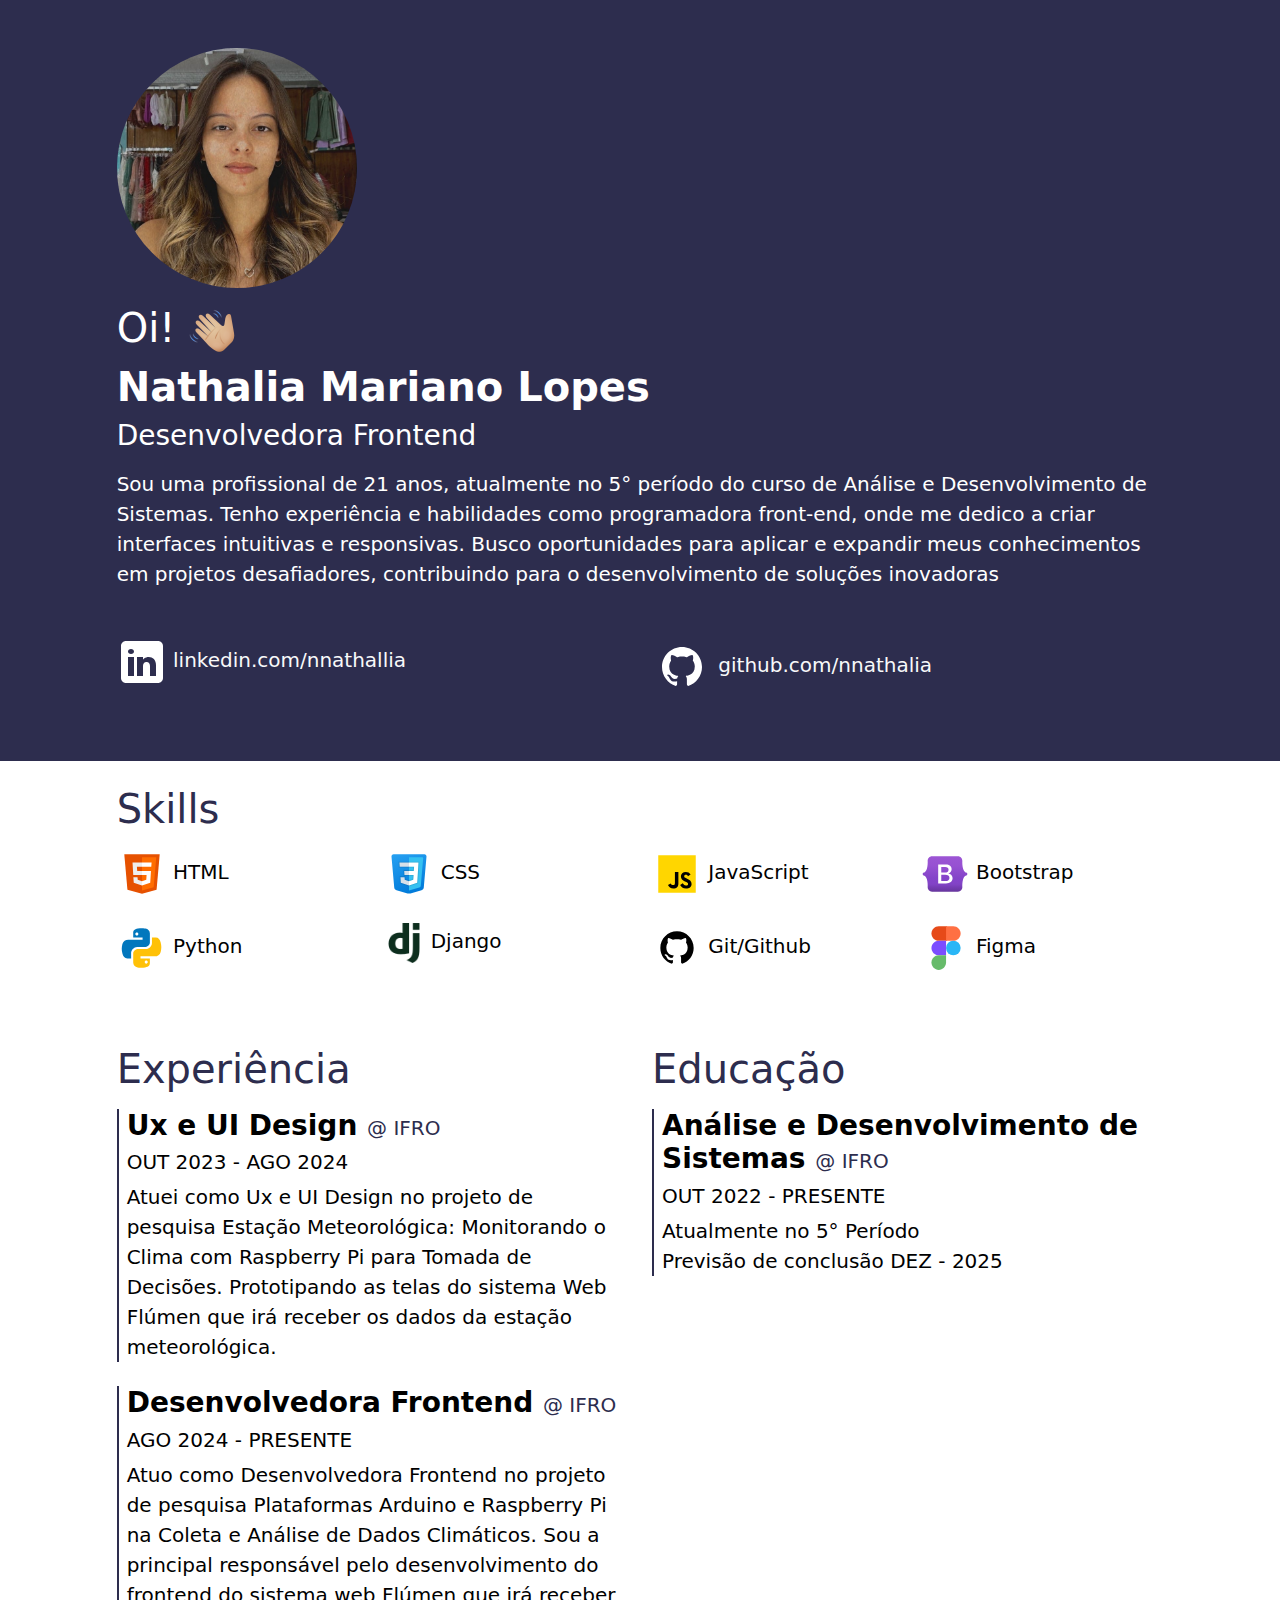
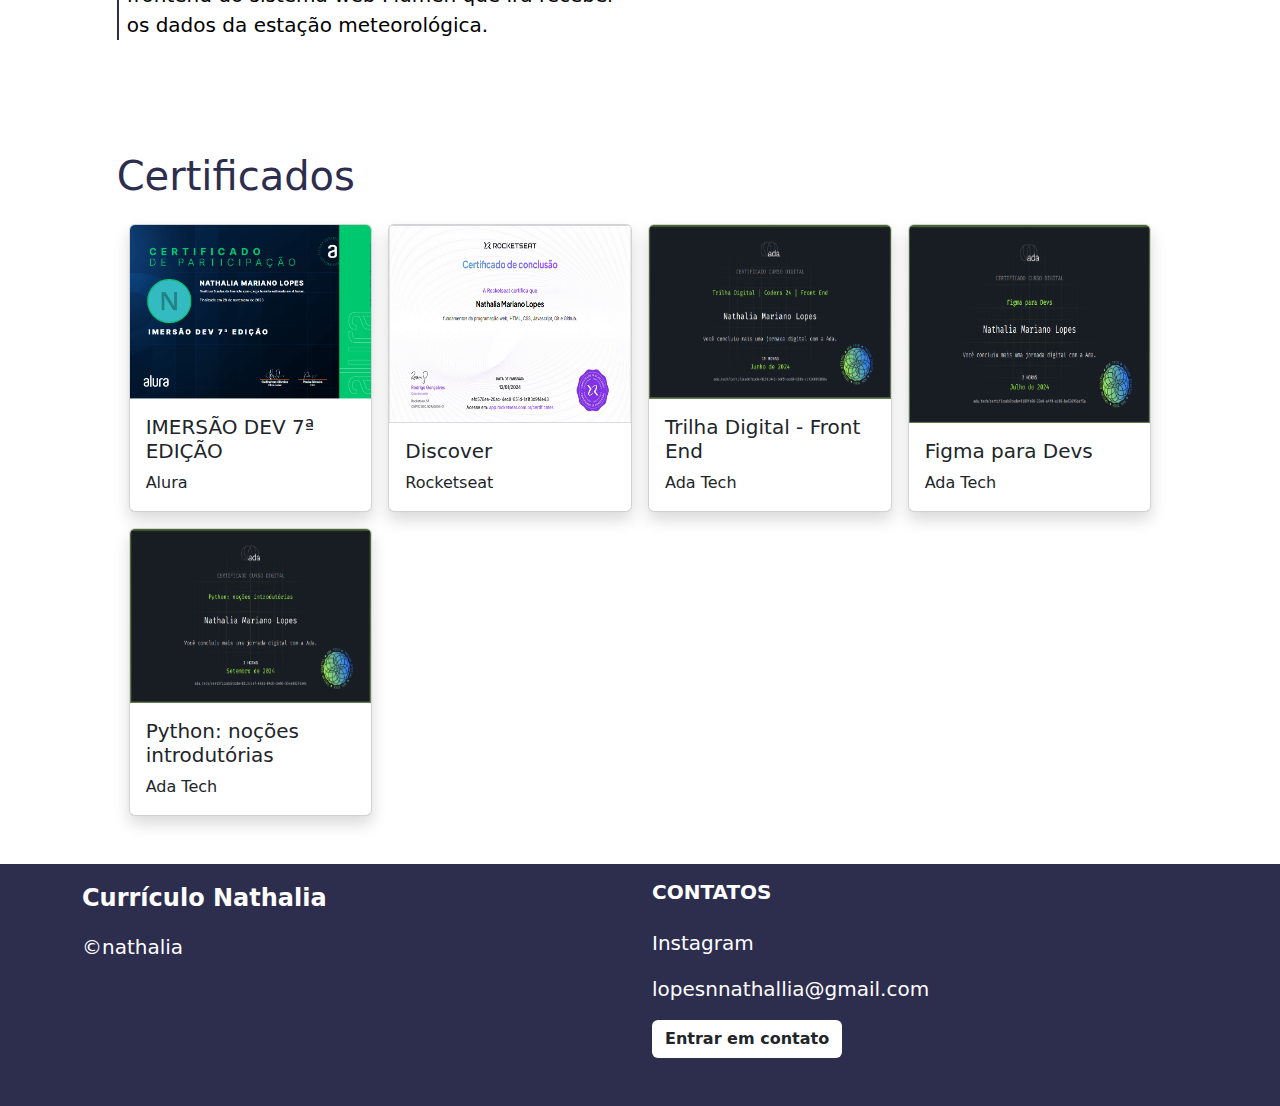
<file: index.html>
<!DOCTYPE html>
<html lang="en">
  <head>
    <meta charset="utf-8" />
    <meta name="viewport" content="width=device-width, initial-scale=1" />
    <link rel="stylesheet" href="assets/css/curriculo_style.css" />
    <link rel="stylesheet" href="assets/css/responsividade.css" />
    <link rel="icon" href="assets/img/icon-curriculo.png" />
    <link
      href="https://cdn.jsdelivr.net/npm/bootstrap@5.3.3/dist/css/bootstrap.min.css"
      rel="stylesheet"
      integrity="sha384-QWTKZyjpPEjISv5WaRU9OFeRpok6YctnYmDr5pNlyT2bRjXh0JMhjY6hW+ALEwIH"
      crossorigin="anonymous"
    />
    <script
      defer
      src="https://cdn.jsdelivr.net/npm/bootstrap@5.3.3/dist/js/bootstrap.bundle.min.js"
      integrity="sha384-YvpcrYf0tY3lHB60NNkmXc5s9fDVZLESaAA55NDzOxhy9GkcIdslK1eN7N6jIeHz"
      crossorigin="anonymous"
    ></script>
    <title>Currículo - Nathalia</title>
  </head>
  <body>
    <main>
      <!--Apresentação-->
      <section class="bg-section container-fluid">
        <div class="offset-md-1 col-md-10 ml-5 pb-5">
          <div class="image">
            <img
              class="rounded-circle mt-5"
              src="assets/img/foto/foto-perfil.jpeg"
              alt="Foto de perfil"
            />
          </div>

          <div class="mt-3">
            <h1 class="fw-lighter">
              Oi! <img src="assets/img/oi.png" alt="Mão acenando" />
            </h1>
            <h1 class="fw-semibold">Nathalia Mariano Lopes</h1>
            <h3>Desenvolvedora Frontend</h3>
          </div>

          <div class="mt-3">
            <p class="fw-normal fs-5">
              Sou uma profissional de 21 anos, atualmente no 5° período do curso de Análise 
              e Desenvolvimento de Sistemas. Tenho experiência e habilidades como programadora front-end, 
              onde me dedico a criar interfaces intuitivas e responsivas. Busco oportunidades para aplicar 
              e expandir meus conhecimentos em projetos desafiadores, contribuindo para o desenvolvimento 
              de soluções inovadoras
            </p>
          </div>

          <div class="col-12">
            <div class="row mt-5">
              <div class="col-12 col-md-6 mb-3">
                <a
                  href="https://www.linkedin.com/in/nnathallia/"
                  target="_blank"
                  class="link-light text-decoration-none fs-5"
                >
                  <img src="assets/img/linkedin.svg" alt="" />
                  linkedin.com/nnathallia
                </a>
              </div>
              <div class="col-12 col-md-6 mb-3">
                <a
                  href="https://github.com/nnathalia"
                  target="_blank"
                  class="link-light text-decoration-none fs-5"
                >
                  <img
                    src="assets/img/github.svg"
                    style="height: 60px"
                    alt=""
                  />
                  github.com/nnathalia
                </a>
              </div>
            </div>
          </div>
        </div>
      </section>
      <!--Skills-->
      <section class="container-fluid">
        <div class="offset-md-1 col-md-10 mt-4 ml-5 pb-5">
          <div class="text">
            <h1 class="fw-lighter">Skills</h1>
          </div>

          <div class="col-12 mt-3">
            <div class="row">
              <div class="col-3">
                <a
                  href=""
                  target="_blank"
                  class="text-black text-decoration-none fs-5"
                >
                  <img src="assets/img/skills/html.svg" alt="Logo HTML" />
                  HTML
                </a>
              </div>
              <div class="col-3">
                <a
                  href=""
                  target="_blank"
                  class="text-black text-decoration-none fs-5"
                >
                  <img src="assets/img/skills/css.svg" alt="Logo CSS" />
                  CSS
                </a>
              </div>

              <div class="col-3">
                <a
                  href=""
                  target="_blank"
                  class="text-black text-decoration-none fs-5"
                >
                  <img src="assets/img/skills/javascript.svg" alt="logo JavaScript" />
                  JavaScript
                </a>
              </div>

              <div class="col-3">
                <a
                  href=""
                  target="_blank"
                  class="text-black text-decoration-none fs-5"
                >
                  <img src="assets/img/skills/bootstrap.svg" alt="Logo Bootstrap" />
                  Bootstrap
                </a>
              </div>
            </div>
          </div>

          <div class="col-12 mt-4"></div>
            <div class="row">
              <div class="col-3">
                <a
                  href=""
                  target="_blank"
                  class="text-black text-decoration-none fs-5"
                >
                  <img src="assets/img/skills/python.svg" alt="Logo Python" />
                  Python
                </a>
              </div>
              <div class="col-3">
                <a
                  href=""
                  target="_blank"
                  class="text-black text-decoration-none fs-5"
                >
                  <img src="assets/img/skills/django.png" style="height: 40px;" alt="Logo Django" />
                  Django
                </a>
              </div>

              <div class="col-3">
                <a
                  href=""
                  target="_blank"
                  class="text-black text-decoration-none fs-5"
                >
                  <img src="assets/img/skills/github-dark.svg" alt="logo Github" />
                  Git/Github
                </a>
              </div>

              <div class="col-3">
                <a
                  href=""
                  target="_blank"
                  class="text-black text-decoration-none fs-5"
                >
                  <img src="assets/img/skills/figma.svg" alt="Logo Figma" />
                  Figma
                </a>
              </div>
            </div>
          </div>
        </div>
      </section>
      <!--Experiência e educação-->
      <section class="container-fluid">
        <div class="offset-md-1 col-md-10 mt-4 ml-5 pb-5">
          <div class="row">
            <div class="col-12 col-md-6 mb-4">
              <div class="text">
                <h1 class="fw-lighter">Experiência</h1>
              </div>

              <div class="experiencia col-12">
                <div class="exp m-2">
                  <h3 class="text-black fw-semibold mt-3">Ux e UI Design <span class="text fw-lighter fs-5">@ IFRO</span></h3>
                  <h5 class="text-black fw-lighter">OUT 2023 - AGO 2024</h5>
                  <p class="text-black fs-5">Atuei como Ux e UI Design no projeto de pesquisa Estação Meteorológica: Monitorando o Clima com Raspberry Pi para Tomada de Decisões. Prototipando as telas do sistema Web Flúmen que irá receber os dados da estação meteorológica.</p>
                </div>
              </div>

              <div class="experiencia col-12 mt-4">
                <div class="exp m-2">
                  <h3 class="text-black fw-semibold mt-3">Desenvolvedora Frontend <span class="text fw-lighter fs-5">@ IFRO</span></h3>
                  <h5 class="text-black fw-lighter">AGO 2024 - PRESENTE</h5>
                  <p class="text-black fs-5">Atuo como Desenvolvedora Frontend no projeto de pesquisa Plataformas Arduino e Raspberry Pi na Coleta e Análise de Dados Climáticos. Sou a principal responsável pelo desenvolvimento do frontend do sistema web Flúmen que irá receber os dados da estação meteorológica.</p>
              
                </div>
              </div>
            </div>

            <div class="col-12 col-md-6 mb-4">
              <div class="text">
                <h1 class="fw-lighter">Educação</h1>
              </div>
              <div class="experiencia col-12">
                <div class="exp m-2">
                  <h3 class="text-black fw-semibold mt-3">Análise e Desenvolvimento de Sistemas <span class="text fw-lighter fs-5">@ IFRO</span></h3>
                  <h5 class="text-black fw-lighter">OUT 2022 - PRESENTE</h5>
                  <p class="text-black fs-5">Atualmente no 5° Período<br> Previsão de conclusão DEZ - 2025</p>
                </div>
              </div>
              
            </div>
          </div>
        </div>
      </section>
      <!--Certificados-->
      <section class="container-fluid">
        <div class="offset-md-1 col-md-10 mt-4 ml-5 pb-5">
          <div class="text">
            <h1 class="fw-lighter">Certificados</h1>
          </div>
          <div class="container mt-4">
            <div class="row g-3 d-flex">
              <div class="col-12 col-sm-6 col-md-4 col-lg-3">
                <a href="#" class="text-decoration-none" target="_blank">
                  <div class="card shadow" style="height: 18rem; width: 100%;">
                    <img src="assets/img/cerificados/IMERSÃO DEV 7ª EDIÇÃO.png" style="height: 200px;" class="card-img-top object-fit-cover" alt="...">
                    <div class="card-body">
                      <h5 class="card-title">IMERSÃO DEV 7ª EDIÇÃO</h5>
                      <p class="card-text">Alura</p>
                    </div>
                  </div>
                </a>
              </div>
      
              <div class="col-12 col-sm-6 col-md-4 col-lg-3">
                <a href="https://app.rocketseat.com.br/certificates/efd576ea-20ac-4ec8-851d-1a1f3d9f4e43" class="text-decoration-none" target="_blank">
                  <div class="card shadow" style="height: 18rem; width: 100%;">
                    <img src="assets/img/cerificados/Discover.png" style="height: 200px;" class="card-img-top" alt="...">
                    <div class="card-body">
                      <h5 class="card-title">Discover</h5>
                      <p class="card-text">Rocketseat</p>
                    </div>
                  </div>
                </a>
              </div>
      
              <div class="col-12 col-sm-6 col-md-4 col-lg-3">
                <a href="https://ada.tech/certificado?code=819d1041-3d65-acd0-6386-c1926009100a" class="text-decoration-none" target="_blank">
                  <div class="card shadow" style="height: 18rem; width: 100%;">
                    <img src="assets/img/cerificados/Trilha Digital - Front End.png" style="height: 200px;" class="card-img-top" alt="...">
                    <div class="card-body">
                      <h5 class="card-title">Trilha Digital - Front End</h5>
                      <p class="card-text">Ada Tech</p>
                    </div>
                  </div>
                </a>
              </div>
      
              <div class="col-12 col-sm-6 col-md-4 col-lg-3">
                <a href="https://comunidade.ada.tech/cursos/1eedb154-2abd-6e20-110f-943d473f4dc9/certificado" class="text-decoration-none" target="_blank">
                  <div class="card shadow" style="height: 18rem; width: 100%;">
                    <img src="assets/img/cerificados/Figma para Devs.png" style="height: 200px;" class="card-img-top" alt="...">
                    <div class="card-body">
                      <h5 class="card-title">Figma para Devs</h5>
                      <p class="card-text">Ada Tech</p>
                    </div>
                  </div>
                </a>
              </div>
      
              <div class="col-12 col-sm-6 col-md-4 col-lg-3">
                <a href="https://ada.tech/certificado?code=10133cef-6601-84cb-2e06-554a08296b0c" class="text-decoration-none" target="_blank">
                  <div class="card shadow" style="height: 18rem; width: 100%;">
                    <img src="assets/img/cerificados/python.png" style="height: 200px;" class="card-img-top" alt="...">
                    <div class="card-body">
                      <h5 class="card-title">Python: noções introdutórias</h5>
                      <p class="card-text">Ada Tech</p>
                    </div>
                  </div>
                </a>
              </div>
            </div>
          </div>
        </div>
      </section>

      <!--Footer-->

      <footer class="bg-section">
        <div class="container text-center text-md-left">
          <div class="row text-start text-md-left">
            <div class="col-md-3 col-lg-3 col-xl-6 mx-auto mt-3">
              <p class="fw-semibold fs-4">Currículo Nathalia</p>
              <p class="fw-light fs-5">©nathalia</p>
            </div>
      
            <div class="col-md-2 col-lg-2 col-xl-6 mx-auro mt-3">
              <h5 class="text-uppercase mb-4 fw-bold">Contatos</h5>
              <p>
                <a href="https://www.instagram.com/_nnathallia/?next=%2F" target="_blank"  class="text-white fs-5" style="text-decoration: none;">Instagram</a>
              </p>
              <p>
                <a href="#" target="_blank" class="text-white fs-5" style="text-decoration: none;">lopesnnathallia@gmail.com</a>
              </p>
              <a href="formulario.html">
                <div class="button mb-5">
                  <button class="btn bg-white fw-semibold bg-entrar" type="submit">Entrar em contato</button>
                </div>
              </a>
            </div>
      
          </div>
        </div>
      </footer>
      
      
    </main>
  </body>
</html>
</file>
<file: assets/css/responsividade.css>
@media only screen and (max-width: 560px) {
  .container {
    width: 95%;
    padding: 10px;
  }
  .form-container{
    margin-top: 0;
  }
  h1, h2, h3, p {
    font-size: 90%;     
  }
 
 
  button, a {
    width: 100%; 
    padding: 10px 0;
    font-size: 90%;
  }
}
</file>
<file: assets/css/curriculo_style.css>
@import url('reset.css');

main{
  color: white;
}
.bg-section{
  background-color: #2D2D4E;
}

div .image img{
  width: 15rem;
}

.text{
  color: #2D2D4E;
}

.experiencia{
  border-left: 2px solid #2D2D4E;
}

.card{
  cursor: pointer;
}

.bg-entrar{
  color: #2D2D4E;
}
</file>
